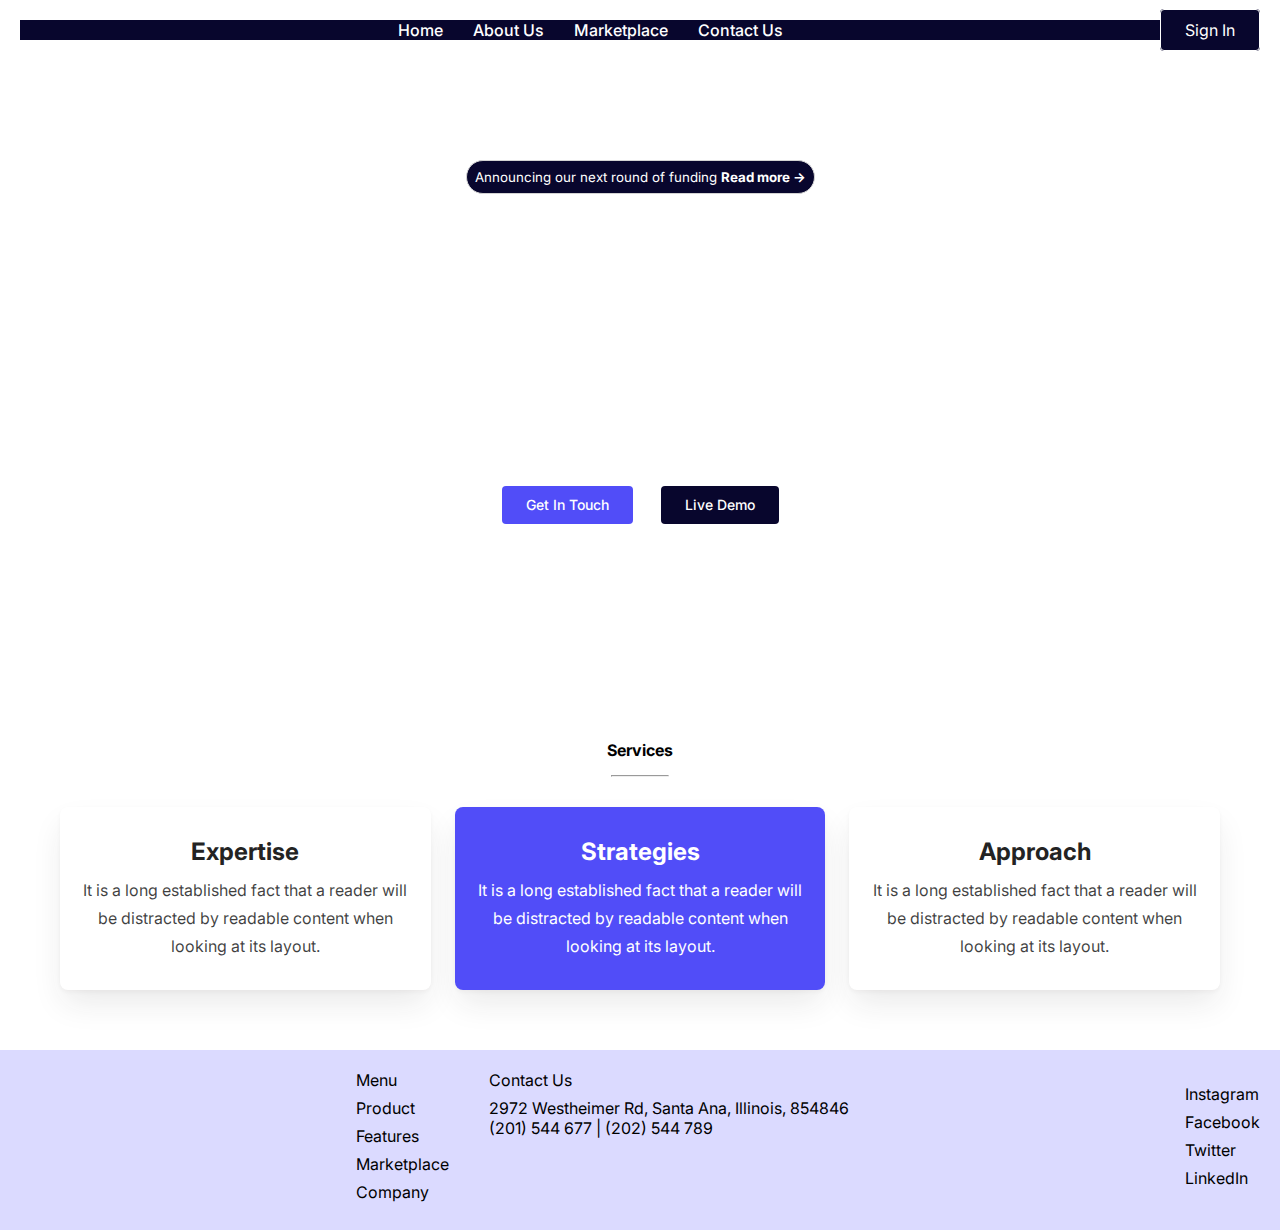
<file: WPT/Assignments/Assignment2/index.html>
<!DOCTYPE html>
<html lang="en">
<head>
    <meta charset="UTF-8">
    <meta name="viewport" content="width=device-width, initial-scale=1.0">
    <title>Cloudy</title>
    <link rel="stylesheet" href="https://cdnjs.cloudflare.com/ajax/libs/font-awesome/6.6.0/css/all.min.css" integrity="sha512-Kc323vGBEqzTmouAECnVceyQqyqdsSiqLQISBL29aUW4U/M7pSPA/gEUZQqv1cwx4OnYxTxve5UMg5GT6L4JJg==" crossorigin="anonymous" referrerpolicy="no-referrer" />
  
    <link rel="preconnect" href="https://fonts.googleapis.com">
    <link rel="preconnect" href="https://fonts.gstatic.com" crossorigin>
    <link href="https://fonts.googleapis.com/css2?family=Inter:wght@100..900&family=Montserrat:wght@100..900&family=Open+Sans:wght@300..800&family=Poppins:wght@100..900&family=Roboto:wght@100..900&display=swap" rel="stylesheet">
    <link rel="stylesheet" href="style.css">  
    <link rel="icon" type="image/png" href="icon.png">


</head>
<body>

    <header>
        <nav>
          <div class="navdiv">
            <h2><i class="fa-solid fa-cloud"></i></h2>
          </div>
          <div class="navdiv">
            <ul>
              <li><a href="#">Home</a></li>
              <li><a href="#">About Us</a></li>
              <li><a href="#">Marketplace</a></li>
              <li><a href="#">Contact Us</a></li>
            </ul>
          </div>
          <div class="navdiv">
            <a class="w" href="signin.html">Sign In</a>
          </div>
        </nav>
    
        <section>
          <button>Announcing our next round of funding <strong>Read more -></strong></button>
          <h1>Deploy to the cloud with confidence</h1>
          <p class="pa">Lorem Ipsum is simply dummy text of the printing and typesetting industry. Lorem Ipsum has been the industry's standard dummy text ever since the alley of type.</p>
          <button class="btn1">Get In Touch</button>
          <button class="btn2">Live Demo</button>
        </section>
      </header>
    
      <main>
        <div>
          <h4 id="ser">Services</h4>
          <hr>
        </div>
    
        <div class="flexdiv">
          <div class="box1">
            <p><i class="fa-solid fa-briefcase"></i></p>
            <h5>Expertise</h5>
            <p>It is a long established fact that a reader will be distracted by readable content when looking at its layout.</p>
          </div>
          <div class="box2">
            <p><i class="fa-solid fa-headphones"></i></p>
            <h5 class="st">Strategies</h5>
            <p>It is a long established fact that a reader will be distracted by readable content when looking at its layout.</p>
          </div>
          <div class="box3">
            <p><i class="fa-solid fa-user"></i></p>
            <h5>Approach</h5>
            <p>It is a long established fact that a reader will be distracted by readable content when looking at its layout.</p>
          </div>
        </div>
      </main>
    
      <footer>
        <div>
          <h1><i class="fa-solid fa-cloud" style="color: #fff;"></i></h1>
        </div>
        <div class="ftflex">
          <div>
            <a class="ab" href="#">Menu</a>
            <a href="#">Product</a>
            <a href="#">Features</a>
            <a href="#">Marketplace</a>
            <a href="#">Company</a>
          </div>
          <div>
            <a href="#">Contact Us</a>
            <p>2972 Westheimer Rd, Santa Ana, Illinois, 854846<br>(201) 544 677 | (202) 544 789</p>
          </div>
        </div>
        <div>
          <a href="#">Instagram</a>
          <a href="#">Facebook</a>
          <a href="#">Twitter</a>
          <a href="#">LinkedIn</a>
        </div>
      </footer>
    
</body>
</html>
</file>
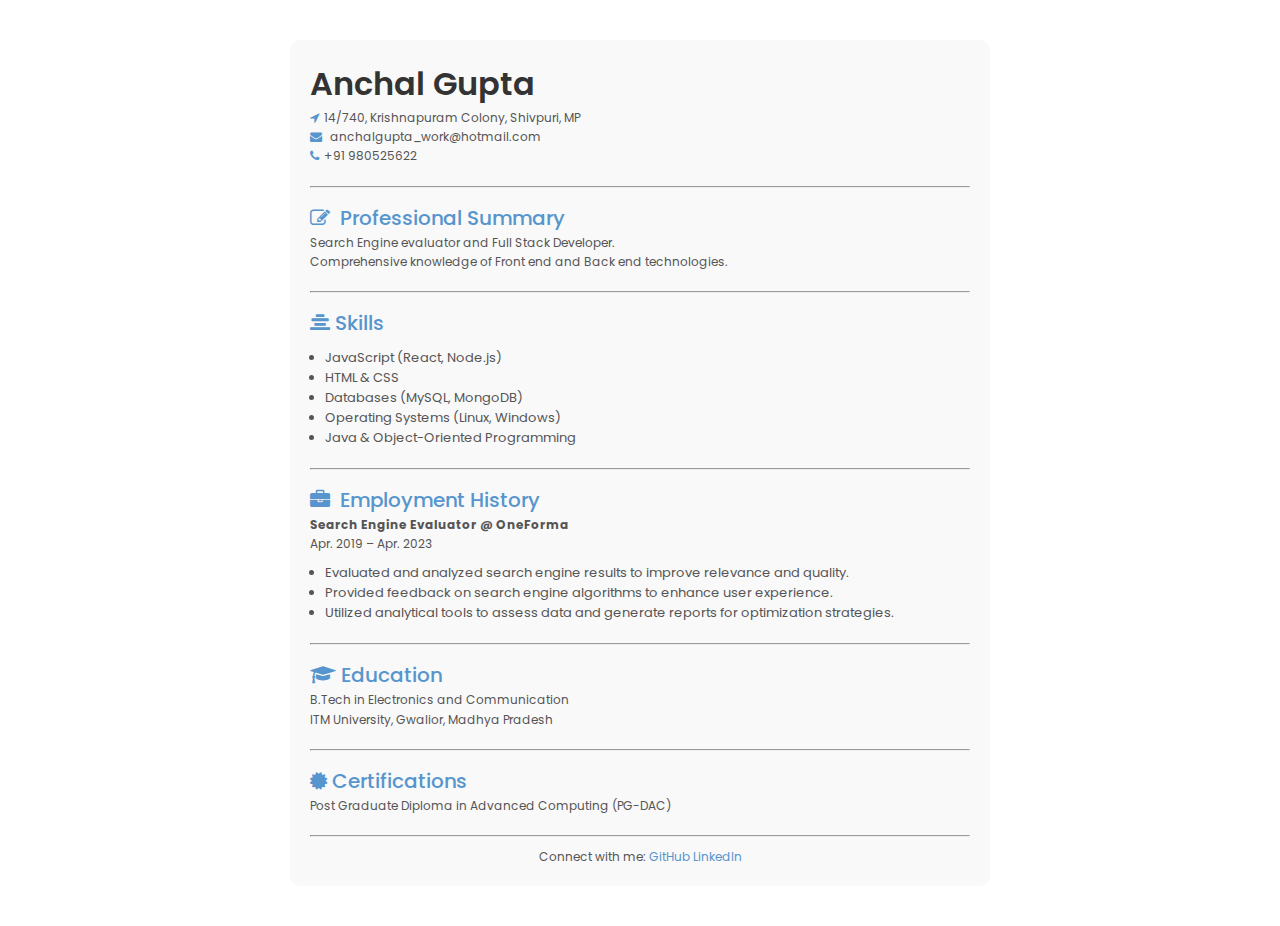
<file: WPT/Assignments/Assignment1/Q3/index.html>
<html lang="en">
<head>
    <meta charset="UTF-8">
    <meta name="viewport" content="width=device-width, initial-scale=1.0">
    <title>Resume</title>
    <link rel="preconnect" href="https://fonts.googleapis.com">
<link rel="preconnect" href="https://fonts.gstatic.com" crossorigin>
<link href="https://fonts.googleapis.com/css2?family=Poppins:ital,wght@0,100;0,200;0,300;0,400;0,500;0,600;0,700;0,800;0,900;1,100;1,200;1,300;1,400;1,500;1,600;1,700;1,800;1,900&family=Roboto:ital,wght@0,100;0,300;0,400;0,500;0,700;0,900;1,100;1,300;1,400;1,500;1,700;1,900&display=swap" rel="stylesheet">
<link rel="stylesheet" href="https://cdnjs.cloudflare.com/ajax/libs/font-awesome/4.7.0/css/font-awesome.min.css">
<link rel="stylesheet" href="style.css">

</head>
<body>

    <div>
        <h1>Anchal Gupta</h1>
          <p><i class="fa fa-location-arrow"></i>14/740, Krishnapuram Colony, Shivpuri, MP</p>
        <p><i class="fa fa-envelope"></i> anchalgupta_work@hotmail.com</p>
        <p class="hr"><i class="fa fa-phone"></i>+91 980525622</p>
        
        <hr>
        
        <h2><i class="fa fa-pencil-square-o"></i> Professional Summary</h2>
        <p class="hr">Search Engine evaluator and Full Stack Developer.<br>
        Comprehensive knowledge of Front end and Back end technologies.</p>
        
        <hr>
        
        <h2><i class="fa fa-align-center"></i>Skills</h2>
        <ul class="hr">
          <li>JavaScript (React, Node.js)</li>
          <li>HTML & CSS</li>
          <li>Databases (MySQL, MongoDB)</li>
          <li>Operating Systems (Linux, Windows)</li>
          <li>Java & Object-Oriented Programming</li>
        </ul>
        
        <hr>
        
        <h2><i class="fa fa-briefcase"></i> Employment History</h2>
        <p><strong>Search Engine Evaluator @ OneForma</strong><br></p>
        <p>Apr. 2019 – Apr. 2023</p>
        <ul class="hr">
          <li>Evaluated and analyzed search engine results to improve relevance and quality.</li>
          <li>Provided feedback on search engine algorithms to enhance user experience.</li>
          <li>Utilized analytical tools to assess data and generate reports for optimization strategies.</li>
        </ul>
        
        <hr>
        
        <h2><i class="fa fa-graduation-cap"></i>Education</h2>
        <p class="hr">B.Tech in Electronics and Communication<br>ITM University, Gwalior, Madhya Pradesh</p>
        
        <hr>
        
        <h2><i class="fa fa-certificate"></i>Certifications</h2>
        <p class="hr">Post Graduate Diploma in Advanced Computing (PG-DAC)</p>
        
        
        <hr>
        <footer>
            <p>Connect with me:
            <a href="https://github.com/anchalgupta" target="_blank">GitHub</a><span> </span><a href="https://linkedin.com/in/anchalgupta" target="_blank">LinkedIn</a></p>
          </footer>  
        
        
        
        
        
        
        </div>
    
</body>
</html>
</file>
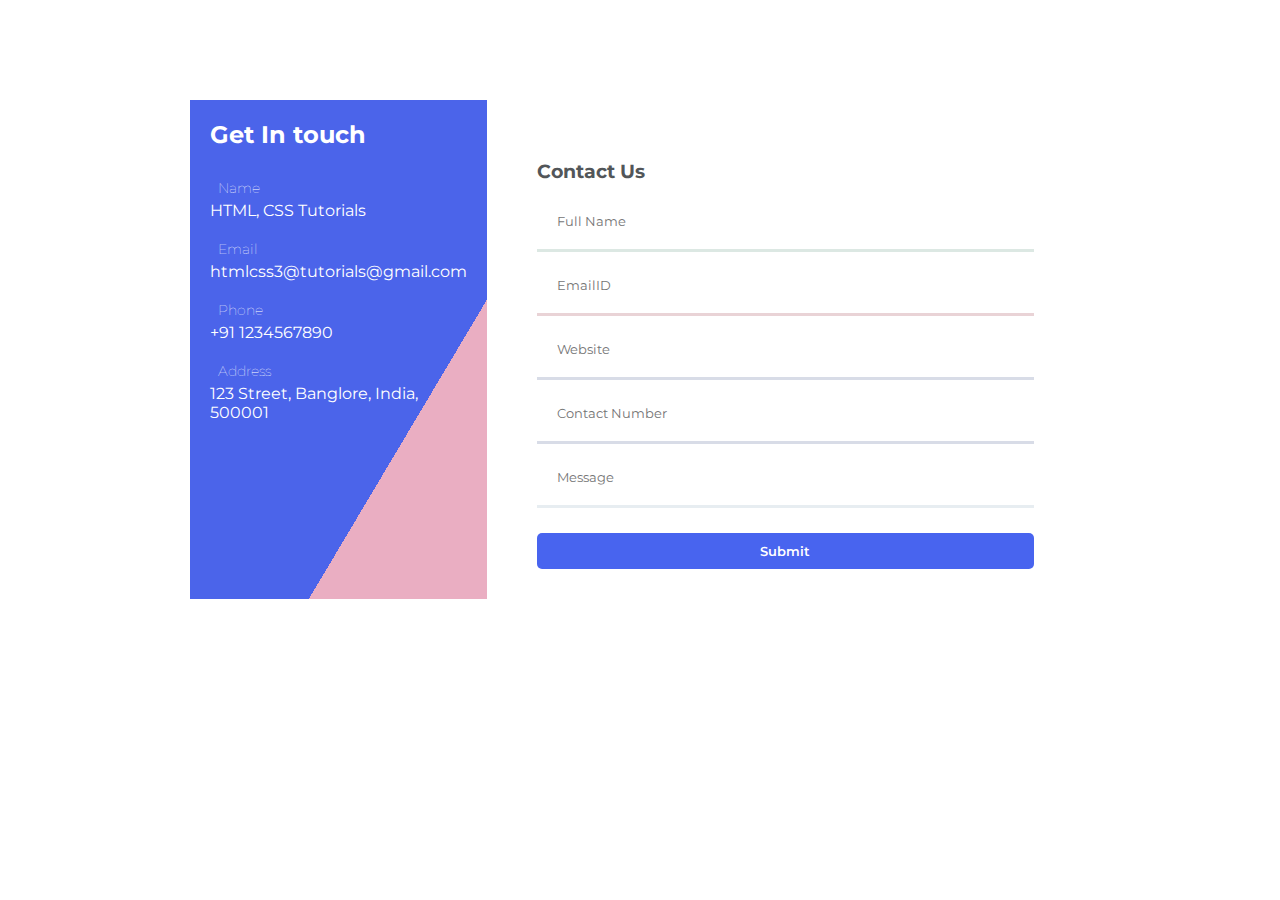
<file: WPT/Assignments/Assignment1/Q8/index.html>
<!DOCTYPE html>
<html lang="en">
<head>
    <meta charset="UTF-8">
    <meta name="viewport" content="width=device-width, initial-scale=1.0">
    <title>Document</title>
    <link rel="stylesheet" href="https://cdnjs.cloudflare.com/ajax/libs/font-awesome/6.6.0/css/all.min.css" integrity="sha512-Kc323vGBEqzTmouAECnVceyQqyqdsSiqLQISBL29aUW4U/M7pSPA/gEUZQqv1cwx4OnYxTxve5UMg5GT6L4JJg==" crossorigin="anonymous" referrerpolicy="no-referrer" />

    <link rel="preconnect" href="https://fonts.googleapis.com">
    <link rel="preconnect" href="https://fonts.gstatic.com" crossorigin>
    <link href="https://fonts.googleapis.com/css2?family=Montserrat:ital,wght@0,100..900;1,100..900&family=Open+Sans:ital,wght@0,300..800;1,300..800&family=Poppins:ital,wght@0,100;0,200;0,300;0,400;0,500;0,600;0,700;0,800;0,900;1,100;1,200;1,300;1,400;1,500;1,600;1,700;1,800;1,900&family=Roboto:ital,wght@0,100;0,300;0,400;0,500;0,700;0,900;1,100;1,300;1,400;1,500;1,700;1,900&display=swap" rel="stylesheet">
    <link rel="stylesheet" href="style.css">
</head>
<body>

   

<div class="parent">
  
  <div class="child1 child">
    <div>
      <h2>Get In touch</h2>
      <div class="para">
        <p class="light"><i class="fa-solid fa-user"></i>Name</p>
        <p>HTML, CSS Tutorials</p>  
      </div>
      <div>
        <p class="light"><i class="fa-solid fa-envelope"></i>Email</p>
        <p>htmlcss3@tutorials@gmail.com</p>  
      </div>
     <div>
      <p class="light"><i class="fa-solid fa-phone"></i>Phone</p>
      <p>+91 1234567890</p>  
     </div>
    <div>
      <p class="light"><i class="fa-solid fa-location-dot"></i>Address</p>
      <p>123 Street, Banglore, India, 500001 </p>  
    </div>
   
  </div>
    
    <div class="bottomicons"><i class="fa-brands fa-facebook-f"></i>
      <i class="fa-brands fa-twitter"></i>
      <i class="fa-brands fa-instagram"></i>
      <i class="fa-brands fa-youtube"></i>
      <p></p></div> 
  
        
</div>
  
  
  
  
  
  <div class="child2 child">
     
    <form>
      <h3>Contact Us</h3>
      <input placeholder="Full Name">
      <input class="pink" placeholder="EmailID">
      <input class="blue" placeholder="Website">
      <input class="sky" placeholder="Contact Number">
      <input class="ssky" placeholder="Message">
      <button>Submit</button>
    </form>
    
    
  </div>
  
  
</div> 
    
</body>
</html>
</file>
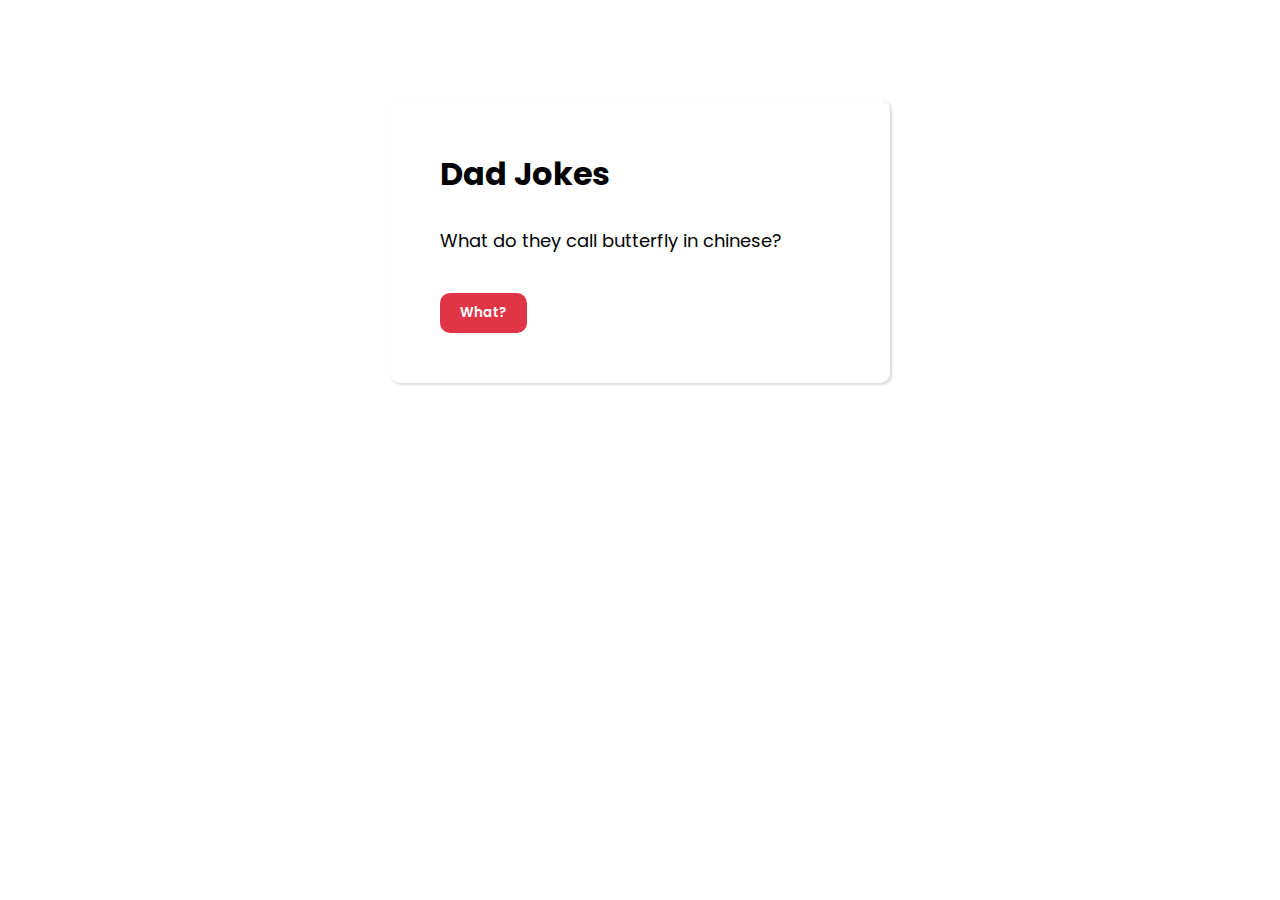
<file: WPT/Assignments/Assignment3/Q1/index.html>
<!DOCTYPE html>
<html lang="en">
<head>
    <meta charset="UTF-8">
    <meta name="viewport" content="width=device-width, initial-scale=1.0">
    <title>Dom</title>
    <link rel="stylesheet" href="style.css">
    <link rel="preconnect" href="https://fonts.googleapis.com">
<link rel="preconnect" href="https://fonts.gstatic.com" crossorigin>
<link href="https://fonts.googleapis.com/css2?family=Inter:ital,opsz,wght@0,14..32,100..900;1,14..32,100..900&family=Montserrat:ital,wght@0,100..900;1,100..900&family=Open+Sans:ital,wght@0,300..800;1,300..800&family=Poppins:ital,wght@0,100;0,200;0,300;0,400;0,500;0,600;0,700;0,800;0,900;1,100;1,200;1,300;1,400;1,500;1,600;1,700;1,800;1,900&family=Roboto:ital,wght@0,100;0,300;0,400;0,500;0,700;0,900;1,100;1,300;1,400;1,500;1,700;1,900&display=swap" rel="stylesheet">
</head>
<body>
<div>
    <h1>Dad Jokes</h1>
    <p>What do they call butterfly in chinese?</p>
    <button>What?</button>
</div>

<script src="index.js"></script>
   
</body>
</html>
</file>
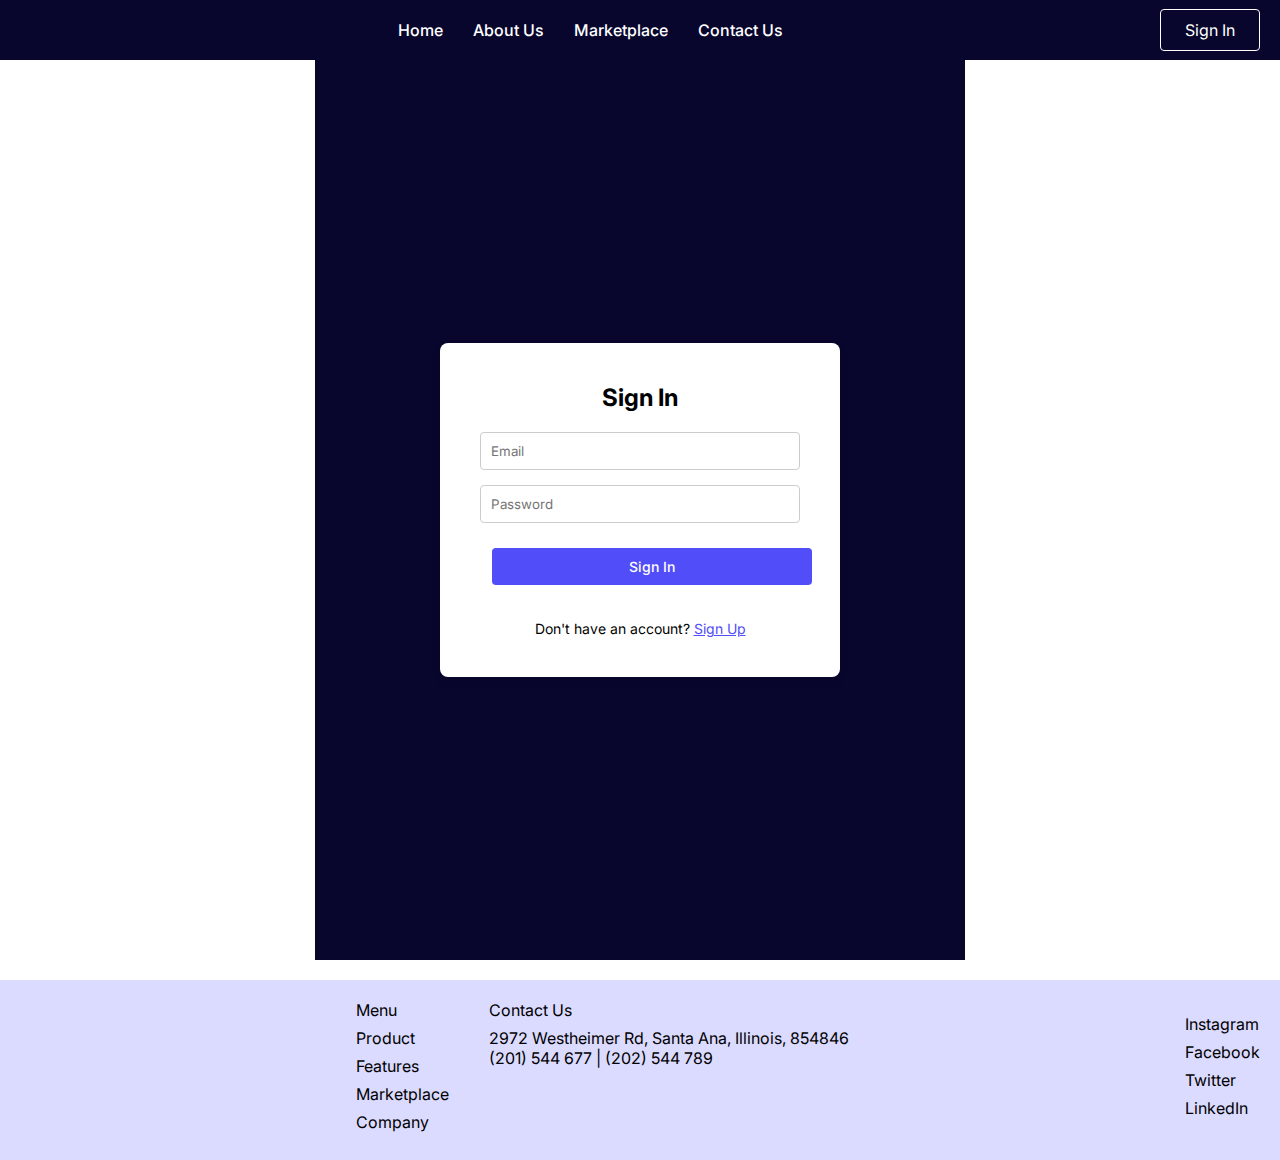
<file: WPT/Assignments/Assignment2/signin.html>
<!DOCTYPE html>
<html lang="en">
<head>
    <meta charset="UTF-8">
    <meta name="viewport" content="width=device-width, initial-scale=1.0">
    <title>Sign In - Cloudy</title>
    <link rel="stylesheet" href="https://cdnjs.cloudflare.com/ajax/libs/font-awesome/6.6.0/css/all.min.css" integrity="sha512-Kc323vGBEqzTmouAECnVceyQqyqdsSiqLQISBL29aUW4U/M7pSPA/gEUZQqv1cwx4OnYxTxve5UMg5GT6L4JJg==" crossorigin="anonymous" referrerpolicy="no-referrer" />
    
    <link rel="preconnect" href="https://fonts.googleapis.com">
    <link rel="preconnect" href="https://fonts.gstatic.com" crossorigin>
    <link href="https://fonts.googleapis.com/css2?family=Inter:wght@100..900&display=swap" rel="stylesheet">
    <link rel="stylesheet" href="style.css">
    <link rel="icon" type="image/png" href="icon.png">
</head>
<body>
<div class="ssd">
    
    <nav class="ssd1">
      <div class="navdiv">
        <h2><i class="fa-solid fa-cloud" style="color: #fff;"></i></h2>
      </div>
      <div class="navdiv">
        <ul>
          <li><a href="index.html">Home</a></li>
          <li><a href="#">About Us</a></li>
          <li><a href="#">Marketplace</a></li>
          <li><a href="#">Contact Us</a></li>
        </ul>
      </div>
      <div class="navdiv">
        <a class="w">Sign In</a>
      </div>
    </nav>

    
    <section  style="height: 100vh; display: flex; justify-content: center; align-items: center; background-color: #08062d;">
        <div style="background: white; padding: 40px; border-radius: 8px; box-shadow: 0px 4px 8px rgba(0,0,0,0.1); max-width: 400px; width: 100%; text-align: center;">
            <h2 style="margin-bottom: 20px;">Sign In</h2>
            <form>
                <div style="margin-bottom: 15px;">
                    <input type="email" placeholder="Email" required style="width: 100%; padding: 10px; border-radius: 4px; border: 1px solid #ccc;">
                </div>
                <div style="margin-bottom: 15px;">
                    <input type="password" placeholder="Password" required style="width: 100%; padding: 10px; border-radius: 4px; border: 1px solid #ccc;">
                </div>
                <button type="submit" class="btn1" style="width: 100%; margin-top: 10px;">Sign In</button>
            </form>
            <p style="margin-top: 15px; font-size: 14px;">Don't have an account? <a href="#" style="color: #514DF8;">Sign Up</a></p>
        </div>
    </section>
</div>

    
    <footer>
        <div>
          <h1><i class="fa-solid fa-cloud" style="color: #fff "></i></h1>
        </div>
        <div class="ftflex">
          <div>
            <a class="ab" href="#">Menu</a>
            <a href="#">Product</a>
            <a href="#">Features</a>
            <a href="#">Marketplace</a>
            <a href="#">Company</a>
          </div>
          <div>
            <a href="#">Contact Us</a>
            <p>2972 Westheimer Rd, Santa Ana, Illinois, 854846<br>(201) 544 677 | (202) 544 789</p>
          </div>
        </div>
        <div>
          <a href="#">Instagram</a>
          <a href="#">Facebook</a>
          <a href="#">Twitter</a>
          <a href="#">LinkedIn</a>
        </div>
    </footer>

</body>
</html>
</file>
<file: WPT/Assignments/Assignment2/style.css>
* {
    margin: 0;
    padding: 0;
    box-sizing: border-box;
    font-family: 'Inter', sans-serif;
  }

  
  

  header {
    padding: 20px;
    height: 680px;
    background-image: url('https://img.freepik.com/free-vector/blue-abstract-background_78370-97.jpg?semt=ais_hybrid');
    background-size: cover;
    color: #fff;
  }

  .ssd {
    background-image: url('https://img.freepik.com/free-vector/blue-abstract-background_78370-97.jpg?semt=ais_hybrid');
    margin-bottom: 20px !important;
    
  }
  .ssd1 {
    padding: 20px;
    margin-bottom: 0px;

  }

  nav {
    display: flex;
    justify-content: space-between;
    align-items: center;
    margin-bottom: 120px;
   
  }

section {
max-width : 650px;
margin : 0 auto;
}

  nav h2 {
    font-size: 32px;
  }

  .w {
    border: 1px solid #fff;
    border-radius: 4px;
    padding: 10px 24px;
    color: white;
    background: #08062d;
    cursor: pointer;
    text-decoration: none;
  }

  nav ul {
    display: flex;
    gap: 30px;
    list-style: none;
  }

  nav ul li a {
    text-decoration: none;
    color: #fff;
    font-weight: 500;
  }

  section {
    text-align: center;
  }

  section button:nth-child(1) {
    padding: 8px;
    border-radius: 20px;
    margin-bottom: 30px;
    border: 0.5px solid #d3d3d3;
    font-weight: 400;
    color: #fff;
    background: #08062d;
    cursor: pointer;
  }

  h1 {
    font-size: 64px;
    margin-bottom: 20px;
  }

  .pa {
    margin-bottom: 20px;
    font-size: 16px;
    line-height: 1.5;
  }

  .btn1,
  .btn2 {
    padding: 10px 24px;
    border-radius: 4px;
    font-weight: 500;
    font-size: 14px;
    line-height: 17.5px;
    color: #fff;
    border: none;
    cursor: pointer;
    margin: 20px 12px;
  }

  .btn1 {
    background: #514DF8;
  }

  .btn2 {
    background: #08062d;
  }

  main {
    padding: 60px;
  }

  .flexdiv {
    display: flex;
    gap: 24px;
    margin-top: 30px;
  }

  .box1, .box2, .box3 {
    padding: 20px;
    border-radius: 8px;
    text-align: center;
    box-shadow: 0px 2px 4px 0px #2825230A, 0px 16px 32px -4px #2825231A;
  }

  .box1, .box3 {
    background: #fff;
  }

  .box2 {
    background: #514DF8;
    color: #fff;
  }

  .box1 p, .box2 p, .box3 p {
    margin-bottom: 10px;
    font-size: 16px;
    font-weight: 400;
    line-height: 1.75;
  }

  .box1 h5, .box2 h5, .box3 h5 {
    font-weight: 700;
    font-size: 24px;
    margin-bottom: 10px;
    color: #232323;
  }

  footer {
    background: #DBDAFF;
    padding: 20px;
    display: flex;
    justify-content: space-between;
    align-items: center;
  }

  .ftflex {
    display: flex;
    gap: 40px;
  }

  footer a {
    display: block;
    text-decoration: none;
    margin-bottom: 8px;
    color: #000;
  }

  footer a:hover {
    color: #514DF8;
  }

  footer p {
    margin-top: 8px;
  }

.st {
color : #fff !important;
}

h5+p {
color: #000000BF;

}

.st+p {
color : #fff
}

#ser {
text-align : center;
margin-bottom :15px;

}

hr {
width : 5%;
margin : 0 auto;
}



nav ul li a:hover {
color: #514DF8;
transition: color 0.3s ease;
}


.w:hover {
background-color: #514DF8;
transition: background-color 0.3s ease;
}


section button:nth-child(1):hover {
background-color: #514DF8;
color: #fff;
transition: background-color 0.3s ease;
}

.btn1:hover {
background-color: #08062d;
transition: background-color 0.3s ease;
}

.btn2:hover {
background-color: #514DF8;
transition: background-color 0.3s ease;
}

nav {
position: sticky;
top: 0;
background-color: #08062d;

}


@media (max-width: 768px) {
nav {
  flex-direction: column;
  align-items: flex-start;
  padding: 10px;
  position : static;
  
}

nav ul {
  flex-direction: column;
  gap: 15px;
  margin-top: 10px;
}

nav button {
  margin-top: 10px;
  width: 100%;
}

.flexdiv {
  flex-direction: column;
  gap: 20px;
}

section h1 {
  font-size: 48px;
}

.btn1, .btn2 {
  width: 60%;
  margin: 10px 0;
}
}
</file>
<file: WPT/Assignments/Assignment1/Q3/style.css>
* {
    margin: 0;
    padding: 0;
    box-sizing: border-box;
    font-family: 'Poppins', sans-serif;
  }
  
  .fa {
    color: #5695cd;
    margin-right: 5px;
  }
  
  div {
    width: 700px;
    margin: 40px auto;
    background-color: #f9f9f9; 
    padding: 20px; 
    border-radius: 10px; 
    
  }
  
  h1 {
    font-weight: 600;
    color: #333; 
  }
  
  h2 {
    font-weight: 500;
    margin-top: 15px;
    font-size: 20px;
    color: #5695cd; 
  }
  
  .hr {
    margin-bottom: 20px;
  }
  
  p {
    font-size: 12px;
    line-height: 1.6; 
    color: #555; 
  }
  
  ul {
    font-size: 13px;
    margin-left: 15px;
    margin-top: 10px;
    color: #555; 
  }
  
  footer {
    margin-top: 10px;
    text-align: center; 
  }
  
  footer p a {
    color: #5695cd; 
    text-decoration: none; 
  }
</file>
<file: WPT/Assignments/Assignment1/Q8/style.css>
* {
    margin : 0;
    padding : 0;
    box-sizing : border-box;
    font-family : 'montserrat'
  }
  
  
  .parent {
    width : 900px;
    padding : 0px;
    display : flex;
    
    border-radius : 10px;
    margin : 100px auto;
  }
  
  .child1 {
    display : flex;
    flex-direction : column;
    justify-content : space-between;
    width : 40%;
    margin-right : 20px;
    padding : 20px;
    background-color : #4b64ea;
    color : #fff;
    background-image: linear-gradient(to bottom right, #4b64ea 70%, #eaaec2 10%);
    
  }
  
  .bottomicons {
    text-align : center;
    margin-right : 10px;
  }
  .bottomicons i {
    margin-right : 15px;
    
     
  }
  
  
  
  
  
  
  
   h2 {
    
    margin-bottom : 30px;
  }
  
  .light {
    font-size : 14px;
    font-weight : 100;
    margin-bottom : 4px;
    
  }
  
  
  
  .para~div,.para {
    margin-top : 20px;
    margin-bottom : 20px;
    font-weight : 400;
    
  }
  
  .child2 {
    width : 100%;
    padding : 30px;
    margin-top : 30px;
    
    }
  
  
  
  
  
  .child2 h3 {
    color : #525659;
    margin-bottom : 10px;
    
  }
  
  
  
  input {
    display:block;
    padding : 20px;
    width : 95%;
    border : none;
    border-bottom : 3px solid #dce8e3;
    margin-bottom : 5px;
    
  }
  
  .pink {
    border-bottom : 3px solid #e9d3d6;
  }
  
  .blue {
   border-bottom : 3px solid #d8dce7;  
  }
  
  .sky {
    border-bottom : 3px solid #d8dce7;
  }
  
  .ssky {
    border-bottom : 3px solid #e7edf1;
  }
  
  button {
    margin-top : 20px;
    padding : 10px 25px;
    width : 95%;
    background-color: #4864ef;
    font-weight : 600;
    border-radius : 5px;
    border : none;
    color : #fff;
  }
  
  .child1 i {
    margin-right:8px;
  }
</file>
<file: WPT/Assignments/Assignment3/Q1/style.css>
* {

    margin: 0;
    padding: 0;
    box-sizing: border-box;
    font-family: poppins;

}



div {
    width: 500px;
    margin: 100px auto;
    padding: 50px;
    box-shadow: rgba(0, 0, 0, 0.15) 1.95px 1.95px 2.6px;
    border-radius: 10px;
    
}

h1  {
    margin-bottom: 30px;
}

p {
    line-height: 25px;
    font-size: 18px;
    margin-bottom: 40px;
}

button {
    padding: 10px 20px;
    font-weight: 600;
    border: none;
    border-radius: 10px;
    background-color: rgb(224,53,70);
    color : white;
    cursor: pointer;
}

button:hover {
    color : rgb(224,53,70);
    background-color: white;
    border: 1px solid rgb(224,53,70);
}
</file>
